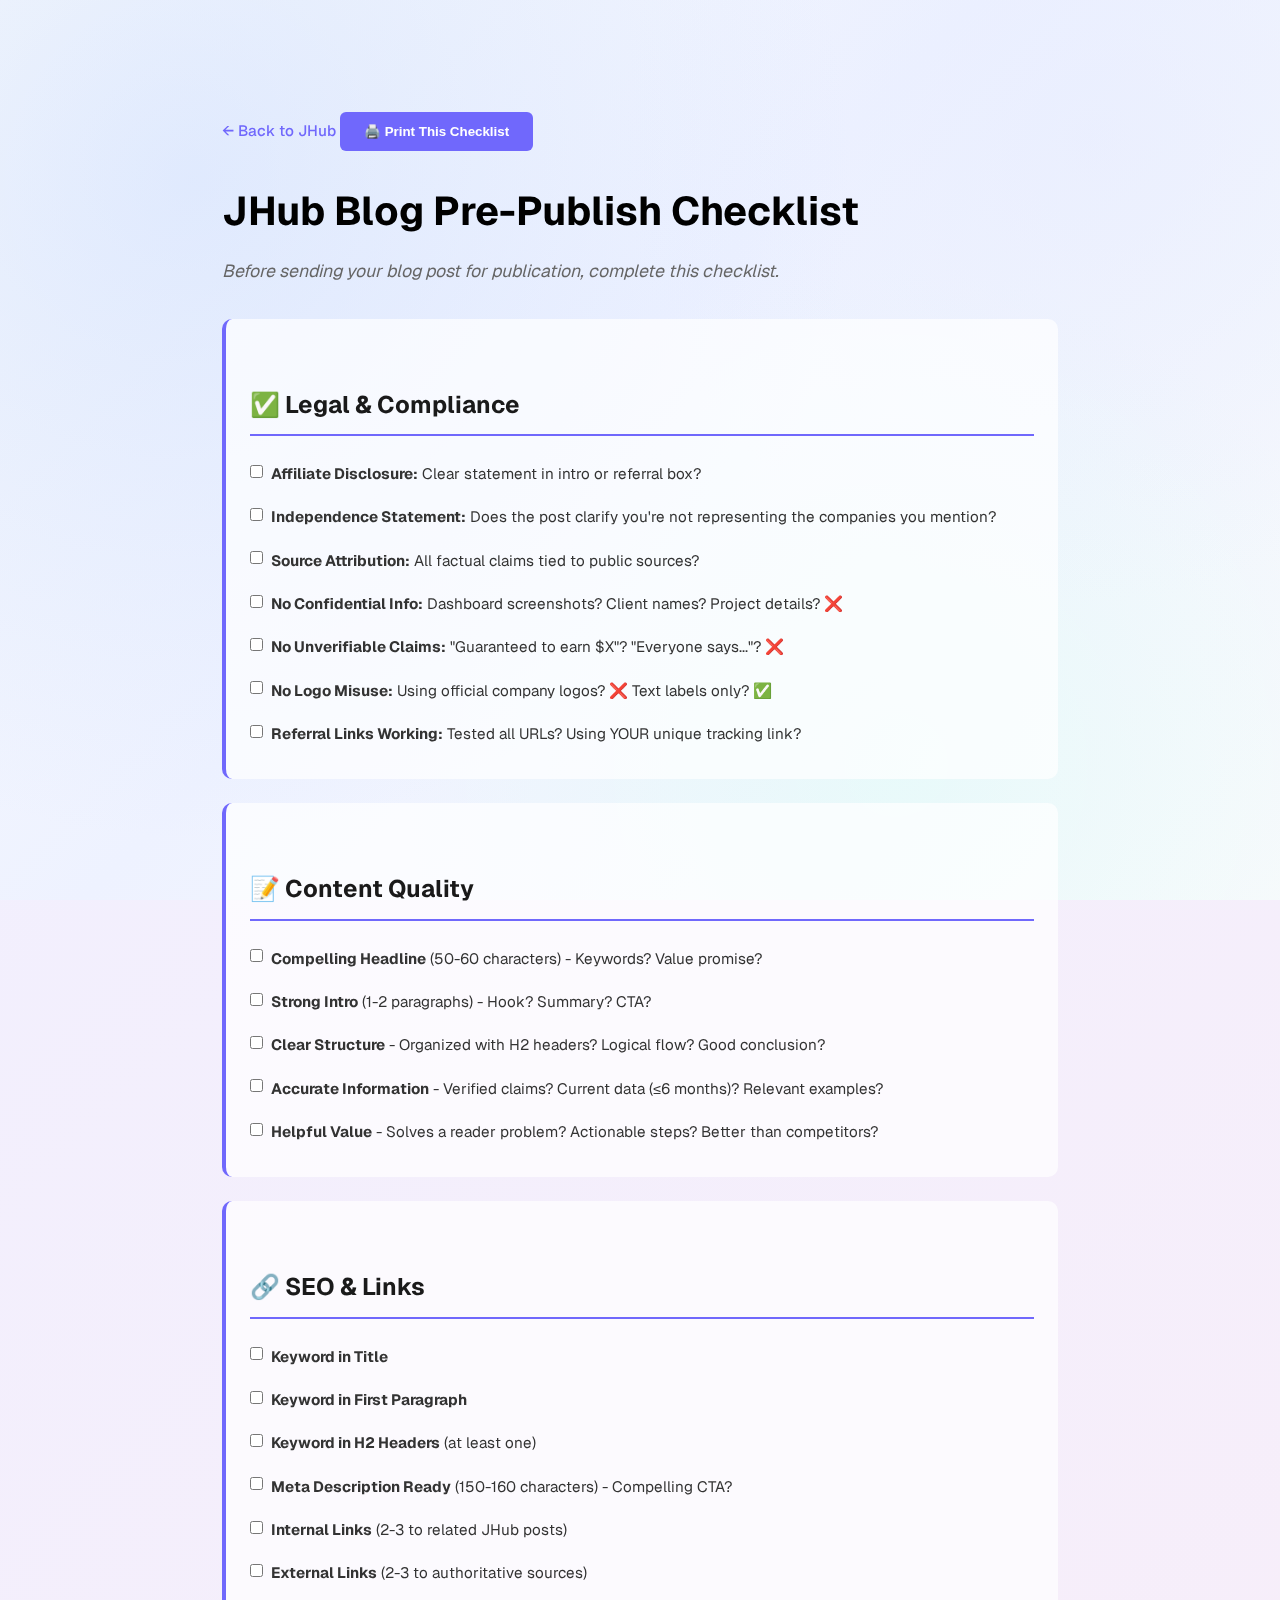
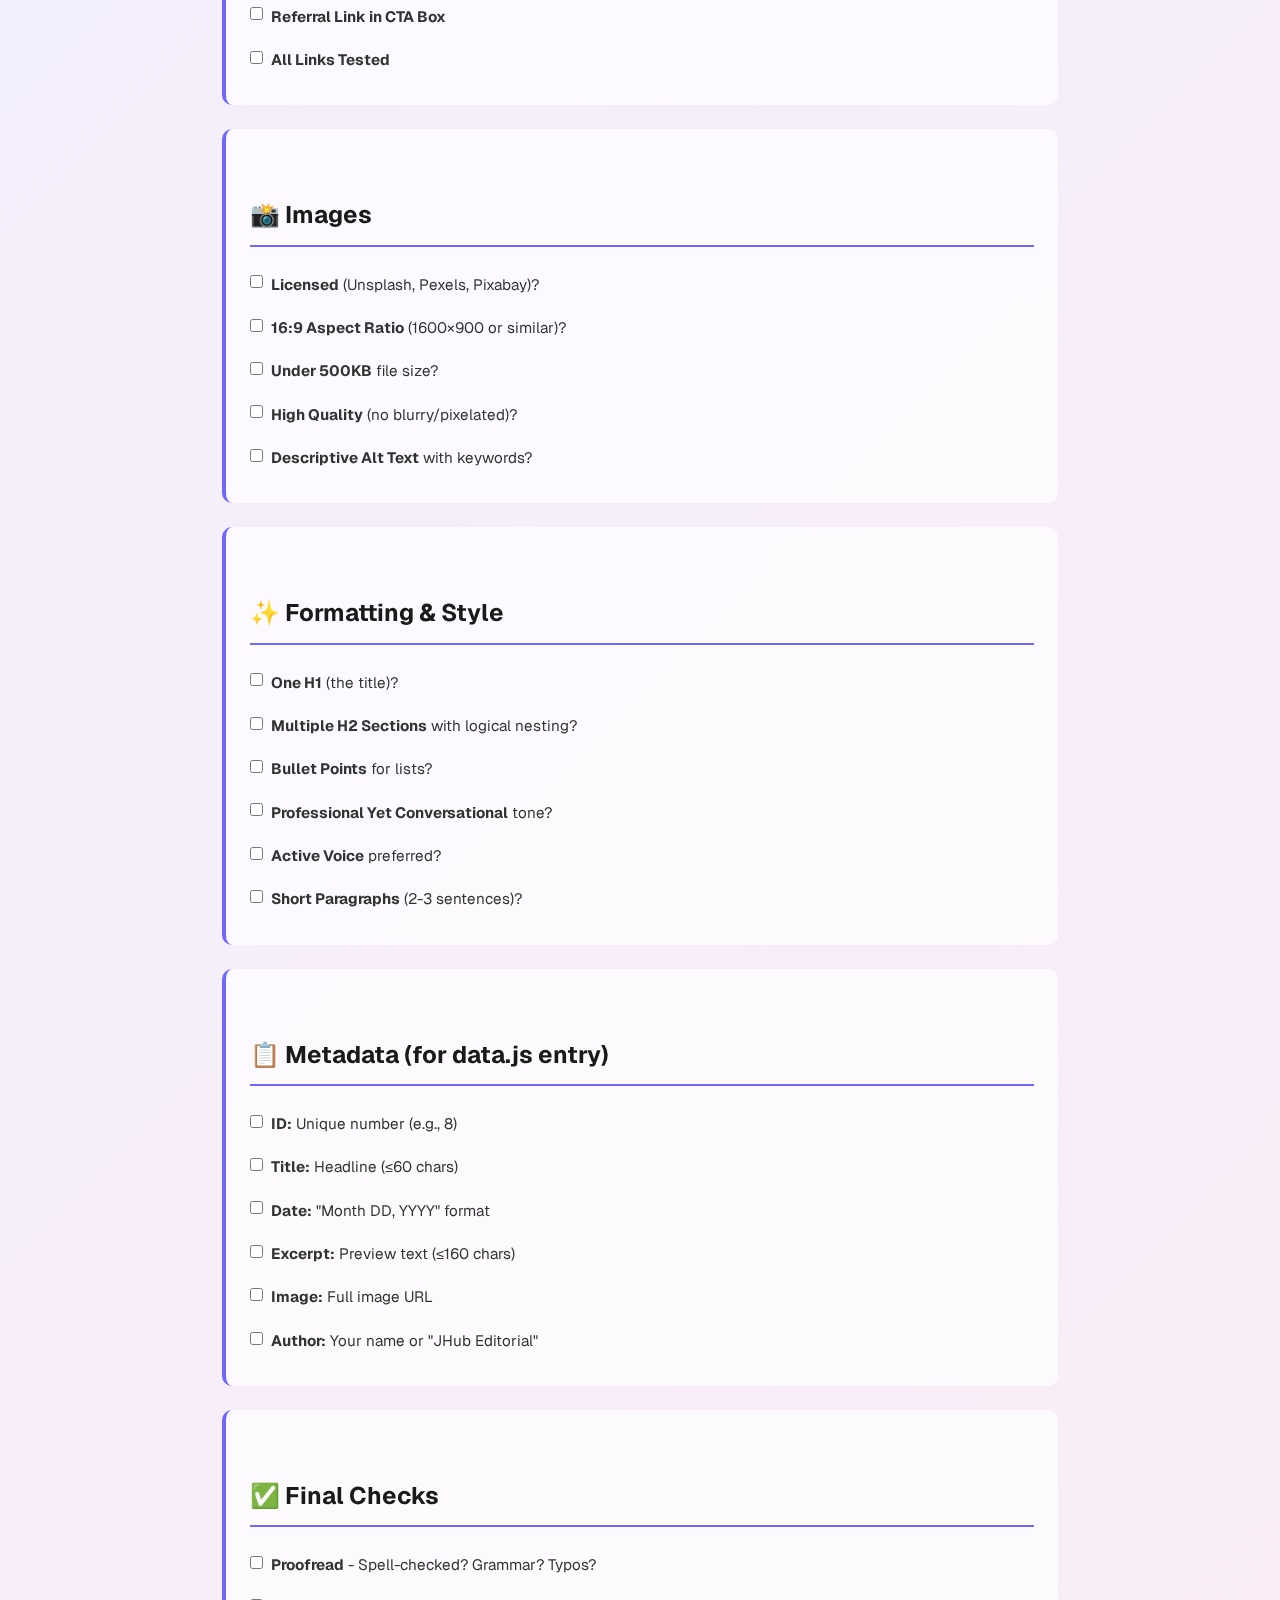
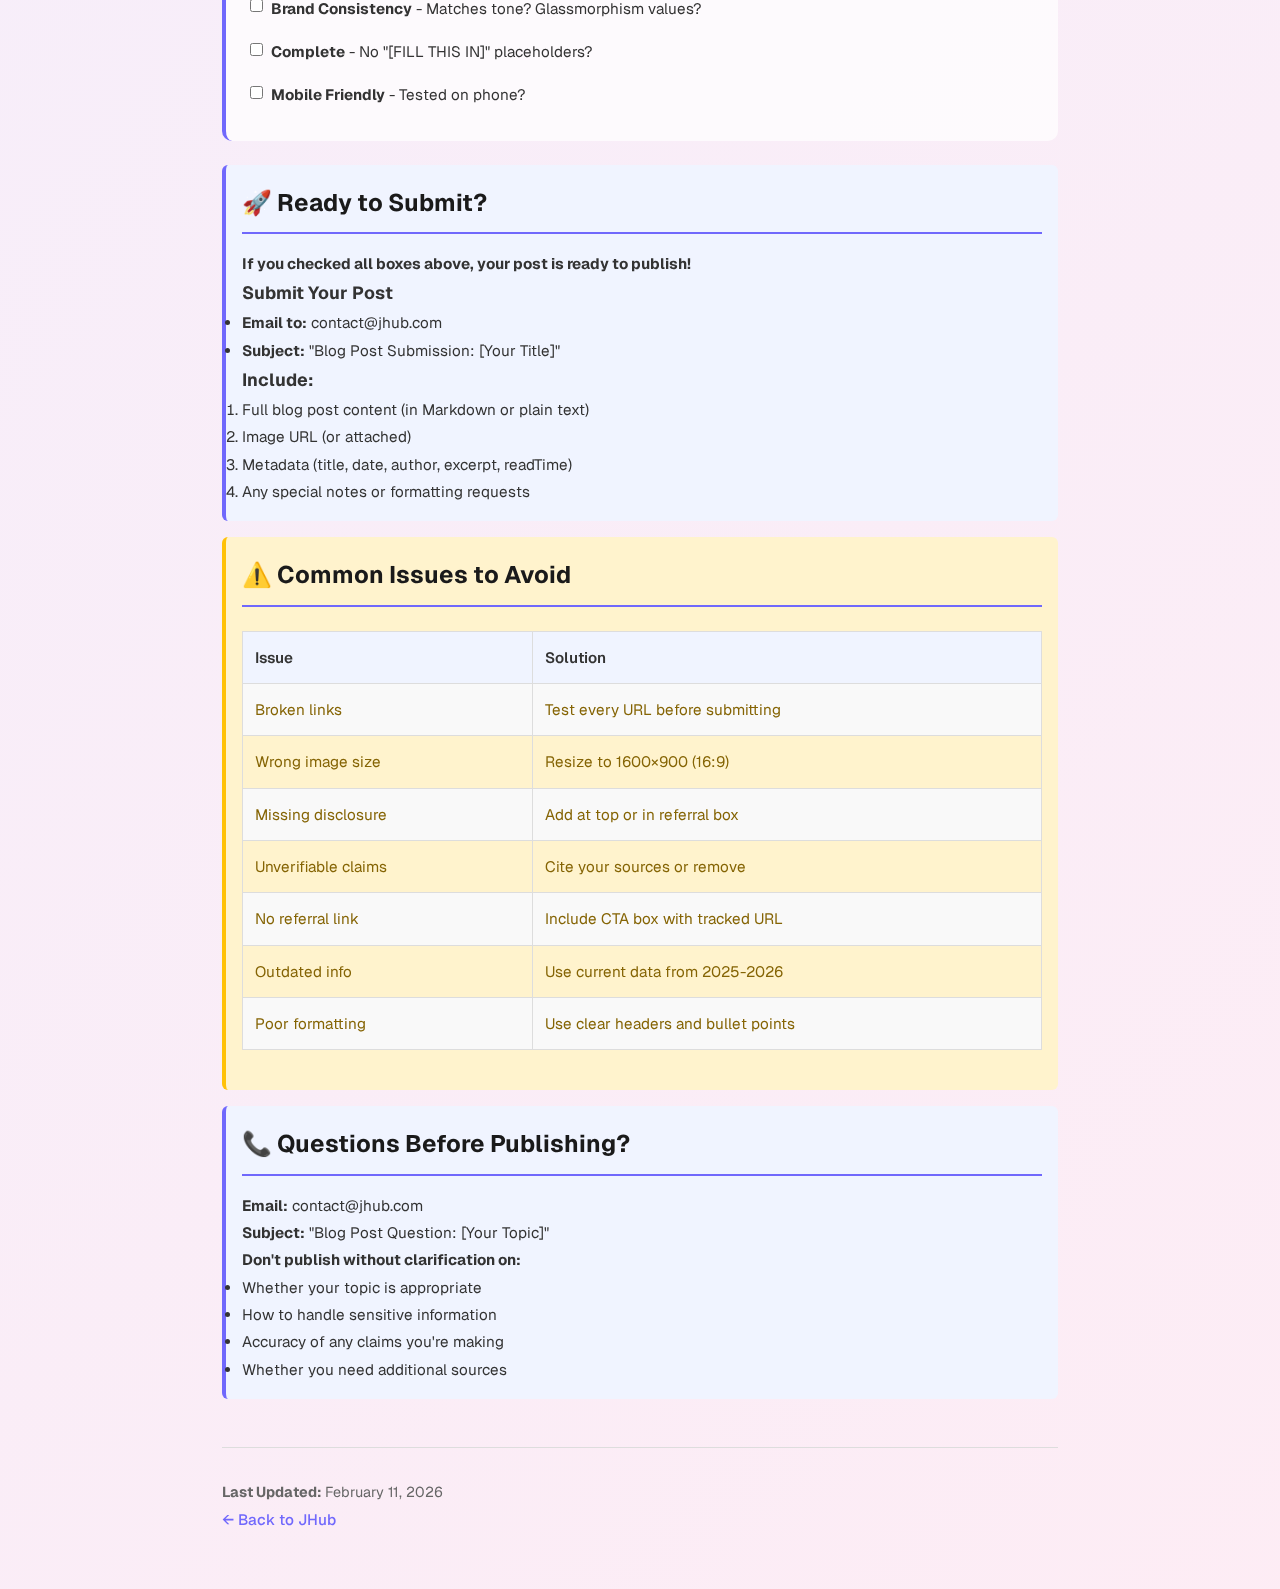
<file: pre-publish-checklist.html>
<!DOCTYPE html>
<html lang="en">
<head>
    <meta charset="UTF-8">
    <meta name="viewport" content="width=device-width, initial-scale=1.0">
    <title>Pre-Publish Checklist - JHub</title>
    <link rel="stylesheet" href="styles/main.css">
    <style>
        .checklist-container {
            max-width: 900px;
            margin: 0 auto;
            padding: 2rem;
            font-size: 0.95rem;
            line-height: 1.8;
            color: #333;
        }
        .checklist-container h1 {
            font-size: 2.5rem;
            margin-bottom: 0.5rem;
            color: #000;
        }
        .checklist-container .subtitle {
            font-size: 1.1rem;
            color: #666;
            margin-bottom: 2rem;
            font-style: italic;
        }
        .checklist-container h2 {
            font-size: 1.5rem;
            margin-top: 2.5rem;
            margin-bottom: 1rem;
            color: #1a1a1a;
            border-bottom: 2px solid #7068FC;
            padding-bottom: 0.5rem;
        }
        .checklist-section {
            background: rgba(255, 255, 255, 0.7);
            padding: 1.5rem;
            border-radius: 10px;
            border-left: 4px solid #7068FC;
            margin-bottom: 1.5rem;
        }
        .checkbox-list {
            list-style: none;
            padding: 0;
        }
        .checkbox-list li {
            padding: 0.5rem 0;
            display: flex;
            align-items: flex-start;
        }
        .checkbox-list li input[type="checkbox"] {
            margin-right: 0.5rem;
            margin-top: 0.3rem;
            cursor: pointer;
        }
        .checker-label {
            cursor: pointer;
            flex: 1;
            user-select: none;
        }
        .highlight-box {
            background: #f0f4ff;
            border-left: 4px solid #7068FC;
            padding: 1rem;
            margin: 1rem 0;
            border-radius: 6px;
        }
        .warning-box {
            background: #fff3cd;
            border-left: 4px solid #ffc107;
            padding: 1rem;
            margin: 1rem 0;
            border-radius: 6px;
            color: #856404;
        }
        table {
            width: 100%;
            border-collapse: collapse;
            margin: 1.5rem 0;
        }
        table th, table td {
            border: 1px solid #ddd;
            padding: 0.75rem;
            text-align: left;
        }
        table th {
            background: #f0f4ff;
            font-weight: 600;
            color: #333;
        }
        table tr:nth-child(even) {
            background: #f9f9f9;
        }
        .back-link {
            display: inline-block;
            margin-bottom: 1.5rem;
            color: #7068FC;
            text-decoration: none;
            font-weight: 500;
        }
        .back-link:hover {
            text-decoration: underline;
        }
        .last-updated {
            color: #666;
            font-size: 0.9rem;
            margin-top: 3rem;
            padding-top: 2rem;
            border-top: 1px solid #ddd;
        }
        .btn-print {
            display: inline-block;
            background: #7068FC;
            color: white;
            padding: 0.75rem 1.5rem;
            border-radius: 6px;
            text-decoration: none;
            font-weight: 600;
            margin-bottom: 1.5rem;
            cursor: pointer;
            border: none;
        }
        .btn-print:hover {
            background: #5956d9;
        }

        html[data-theme="dark"] body {
            color: #e2e8f0;
            background: linear-gradient(135deg, rgba(15, 23, 42, 0.95), rgba(30, 41, 59, 0.9));
        }

        html[data-theme="dark"] .checklist-container {
            color: #e2e8f0;
        }

        html[data-theme="dark"] .checklist-container h1 {
            color: #f8fafc;
        }

        html[data-theme="dark"] .checklist-container .subtitle {
            color: rgba(226, 232, 240, 0.75);
        }

        html[data-theme="dark"] .checklist-container h2 {
            color: #f8fafc;
            border-bottom-color: rgba(96, 165, 250, 0.6);
        }

        html[data-theme="dark"] .checklist-section {
            background: rgba(15, 23, 42, 0.7);
            border-left-color: rgba(96, 165, 250, 0.6);
        }

        html[data-theme="dark"] .highlight-box {
            background: rgba(30, 41, 59, 0.7);
            border-left-color: rgba(96, 165, 250, 0.6);
        }

        html[data-theme="dark"] .warning-box {
            background: rgba(251, 191, 36, 0.12);
            border-left-color: #fbbf24;
            color: #f8fafc;
        }

        html[data-theme="dark"] table th,
        html[data-theme="dark"] table td {
            border-color: rgba(148, 163, 184, 0.3);
        }

        html[data-theme="dark"] table th {
            background: rgba(30, 41, 59, 0.7);
            color: #e2e8f0;
        }

        html[data-theme="dark"] table tr:nth-child(even) {
            background: rgba(30, 41, 59, 0.4);
        }

        html[data-theme="dark"] .back-link {
            color: #93c5fd;
        }

        html[data-theme="dark"] .back-link:hover {
            color: #bfdbfe;
        }

        html[data-theme="dark"] .last-updated {
            color: rgba(226, 232, 240, 0.7);
            border-top-color: rgba(148, 163, 184, 0.3);
        }

        html[data-theme="dark"] .btn-print {
            background: #60a5fa;
            color: #0f172a;
        }
        @media print {
            .back-link, .btn-print, body::before {
                display: none;
            }
        }
    </style>
    <script>
        (function () {
            const storedTheme = localStorage.getItem('jhub-theme');
            const prefersDark = window.matchMedia && window.matchMedia('(prefers-color-scheme: dark)').matches;
            const theme = storedTheme === 'dark' || storedTheme === 'light'
                ? storedTheme
                : (prefersDark ? 'dark' : 'light');
            document.documentElement.setAttribute('data-theme', theme);
        })();
    </script>
</head>
<body style="background: linear-gradient(135deg, rgba(112, 104, 252, 0.1), rgba(236, 72, 153, 0.1));">
    <div class="checklist-container">
        <a href="index.html" class="back-link">← Back to JHub</a>
        <button class="btn-print" onclick="window.print()">🖨️ Print This Checklist</button>
        
        <h1>JHub Blog Pre-Publish Checklist</h1>
        <p class="subtitle">Before sending your blog post for publication, complete this checklist.</p>

        <div class="checklist-section">
            <h2>✅ Legal & Compliance</h2>
            <ul class="checkbox-list">
                <li>
                    <input type="checkbox" id="check1">
                    <label for="check1" class="checker-label"><strong>Affiliate Disclosure:</strong> Clear statement in intro or referral box?</label>
                </li>
                <li>
                    <input type="checkbox" id="check2">
                    <label for="check2" class="checker-label"><strong>Independence Statement:</strong> Does the post clarify you're not representing the companies you mention?</label>
                </li>
                <li>
                    <input type="checkbox" id="check3">
                    <label for="check3" class="checker-label"><strong>Source Attribution:</strong> All factual claims tied to public sources?</label>
                </li>
                <li>
                    <input type="checkbox" id="check4">
                    <label for="check4" class="checker-label"><strong>No Confidential Info:</strong> Dashboard screenshots? Client names? Project details? ❌</label>
                </li>
                <li>
                    <input type="checkbox" id="check5">
                    <label for="check5" class="checker-label"><strong>No Unverifiable Claims:</strong> "Guaranteed to earn $X"? "Everyone says..."? ❌</label>
                </li>
                <li>
                    <input type="checkbox" id="check6">
                    <label for="check6" class="checker-label"><strong>No Logo Misuse:</strong> Using official company logos? ❌ Text labels only? ✅</label>
                </li>
                <li>
                    <input type="checkbox" id="check7">
                    <label for="check7" class="checker-label"><strong>Referral Links Working:</strong> Tested all URLs? Using YOUR unique tracking link?</label>
                </li>
            </ul>
        </div>

        <div class="checklist-section">
            <h2>📝 Content Quality</h2>
            <ul class="checkbox-list">
                <li>
                    <input type="checkbox" id="check8">
                    <label for="check8" class="checker-label"><strong>Compelling Headline</strong> (50-60 characters) - Keywords? Value promise?</label>
                </li>
                <li>
                    <input type="checkbox" id="check9">
                    <label for="check9" class="checker-label"><strong>Strong Intro</strong> (1-2 paragraphs) - Hook? Summary? CTA?</label>
                </li>
                <li>
                    <input type="checkbox" id="check10">
                    <label for="check10" class="checker-label"><strong>Clear Structure</strong> - Organized with H2 headers? Logical flow? Good conclusion?</label>
                </li>
                <li>
                    <input type="checkbox" id="check11">
                    <label for="check11" class="checker-label"><strong>Accurate Information</strong> - Verified claims? Current data (≤6 months)? Relevant examples?</label>
                </li>
                <li>
                    <input type="checkbox" id="check12">
                    <label for="check12" class="checker-label"><strong>Helpful Value</strong> - Solves a reader problem? Actionable steps? Better than competitors?</label>
                </li>
            </ul>
        </div>

        <div class="checklist-section">
            <h2>🔗 SEO & Links</h2>
            <ul class="checkbox-list">
                <li>
                    <input type="checkbox" id="check13">
                    <label for="check13" class="checker-label"><strong>Keyword in Title</strong></label>
                </li>
                <li>
                    <input type="checkbox" id="check14">
                    <label for="check14" class="checker-label"><strong>Keyword in First Paragraph</strong></label>
                </li>
                <li>
                    <input type="checkbox" id="check15">
                    <label for="check15" class="checker-label"><strong>Keyword in H2 Headers</strong> (at least one)</label>
                </li>
                <li>
                    <input type="checkbox" id="check16">
                    <label for="check16" class="checker-label"><strong>Meta Description Ready</strong> (150-160 characters) - Compelling CTA?</label>
                </li>
                <li>
                    <input type="checkbox" id="check17">
                    <label for="check17" class="checker-label"><strong>Internal Links</strong> (2-3 to related JHub posts)</label>
                </li>
                <li>
                    <input type="checkbox" id="check18">
                    <label for="check18" class="checker-label"><strong>External Links</strong> (2-3 to authoritative sources)</label>
                </li>
                <li>
                    <input type="checkbox" id="check19">
                    <label for="check19" class="checker-label"><strong>Referral Link in CTA Box</strong></label>
                </li>
                <li>
                    <input type="checkbox" id="check20">
                    <label for="check20" class="checker-label"><strong>All Links Tested</strong></label>
                </li>
            </ul>
        </div>

        <div class="checklist-section">
            <h2>📸 Images</h2>
            <ul class="checkbox-list">
                <li>
                    <input type="checkbox" id="check21">
                    <label for="check21" class="checker-label"><strong>Licensed</strong> (Unsplash, Pexels, Pixabay)?</label>
                </li>
                <li>
                    <input type="checkbox" id="check22">
                    <label for="check22" class="checker-label"><strong>16:9 Aspect Ratio</strong> (1600×900 or similar)?</label>
                </li>
                <li>
                    <input type="checkbox" id="check23">
                    <label for="check23" class="checker-label"><strong>Under 500KB</strong> file size?</label>
                </li>
                <li>
                    <input type="checkbox" id="check24">
                    <label for="check24" class="checker-label"><strong>High Quality</strong> (no blurry/pixelated)?</label>
                </li>
                <li>
                    <input type="checkbox" id="check25">
                    <label for="check25" class="checker-label"><strong>Descriptive Alt Text</strong> with keywords?</label>
                </li>
            </ul>
        </div>

        <div class="checklist-section">
            <h2>✨ Formatting & Style</h2>
            <ul class="checkbox-list">
                <li>
                    <input type="checkbox" id="check26">
                    <label for="check26" class="checker-label"><strong>One H1</strong> (the title)?</label>
                </li>
                <li>
                    <input type="checkbox" id="check27">
                    <label for="check27" class="checker-label"><strong>Multiple H2 Sections</strong> with logical nesting?</label>
                </li>
                <li>
                    <input type="checkbox" id="check28">
                    <label for="check28" class="checker-label"><strong>Bullet Points</strong> for lists?</label>
                </li>
                <li>
                    <input type="checkbox" id="check29">
                    <label for="check29" class="checker-label"><strong>Professional Yet Conversational</strong> tone?</label>
                </li>
                <li>
                    <input type="checkbox" id="check30">
                    <label for="check30" class="checker-label"><strong>Active Voice</strong> preferred?</label>
                </li>
                <li>
                    <input type="checkbox" id="check31">
                    <label for="check31" class="checker-label"><strong>Short Paragraphs</strong> (2-3 sentences)?</label>
                </li>
            </ul>
        </div>

        <div class="checklist-section">
            <h2>📋 Metadata (for data.js entry)</h2>
            <ul class="checkbox-list">
                <li>
                    <input type="checkbox" id="check32">
                    <label for="check32" class="checker-label"><strong>ID:</strong> Unique number (e.g., 8)</label>
                </li>
                <li>
                    <input type="checkbox" id="check33">
                    <label for="check33" class="checker-label"><strong>Title:</strong> Headline (≤60 chars)</label>
                </li>
                <li>
                    <input type="checkbox" id="check34">
                    <label for="check34" class="checker-label"><strong>Date:</strong> "Month DD, YYYY" format</label>
                </li>
                <li>
                    <input type="checkbox" id="check35">
                    <label for="check35" class="checker-label"><strong>Excerpt:</strong> Preview text (≤160 chars)</label>
                </li>
                <li>
                    <input type="checkbox" id="check36">
                    <label for="check36" class="checker-label"><strong>Image:</strong> Full image URL</label>
                </li>
                <li>
                    <input type="checkbox" id="check37">
                    <label for="check37" class="checker-label"><strong>Author:</strong> Your name or "JHub Editorial"</label>
                </li>
            </ul>
        </div>

        <div class="checklist-section">
            <h2>✅ Final Checks</h2>
            <ul class="checkbox-list">
                <li>
                    <input type="checkbox" id="check38">
                    <label for="check38" class="checker-label"><strong>Proofread</strong> - Spell-checked? Grammar? Typos?</label>
                </li>
                <li>
                    <input type="checkbox" id="check39">
                    <label for="check39" class="checker-label"><strong>Brand Consistency</strong> - Matches tone? Glassmorphism values?</label>
                </li>
                <li>
                    <input type="checkbox" id="check40">
                    <label for="check40" class="checker-label"><strong>Complete</strong> - No "[FILL THIS IN]" placeholders?</label>
                </li>
                <li>
                    <input type="checkbox" id="check41">
                    <label for="check41" class="checker-label"><strong>Mobile Friendly</strong> - Tested on phone?</label>
                </li>
            </ul>
        </div>

        <div class="highlight-box">
            <h2 style="margin-top: 0;">🚀 Ready to Submit?</h2>
            <p><strong>If you checked all boxes above, your post is ready to publish!</strong></p>
            <h3>Submit Your Post</h3>
            <ul>
                <li><strong>Email to:</strong> contact@jhub.com</li>
                <li><strong>Subject:</strong> "Blog Post Submission: [Your Title]"</li>
            </ul>
            <h3>Include:</h3>
            <ol>
                <li>Full blog post content (in Markdown or plain text)</li>
                <li>Image URL (or attached)</li>
                <li>Metadata (title, date, author, excerpt, readTime)</li>
                <li>Any special notes or formatting requests</li>
            </ol>
        </div>

        <div class="warning-box">
            <h2 style="margin-top: 0;">⚠️ Common Issues to Avoid</h2>
            <table>
                <tr>
                    <th>Issue</th>
                    <th>Solution</th>
                </tr>
                <tr>
                    <td>Broken links</td>
                    <td>Test every URL before submitting</td>
                </tr>
                <tr>
                    <td>Wrong image size</td>
                    <td>Resize to 1600×900 (16:9)</td>
                </tr>
                <tr>
                    <td>Missing disclosure</td>
                    <td>Add at top or in referral box</td>
                </tr>
                <tr>
                    <td>Unverifiable claims</td>
                    <td>Cite your sources or remove</td>
                </tr>
                <tr>
                    <td>No referral link</td>
                    <td>Include CTA box with tracked URL</td>
                </tr>
                <tr>
                    <td>Outdated info</td>
                    <td>Use current data from 2025-2026</td>
                </tr>
                <tr>
                    <td>Poor formatting</td>
                    <td>Use clear headers and bullet points</td>
                </tr>
            </table>
        </div>

        <div class="highlight-box">
            <h2 style="margin-top: 0;">📞 Questions Before Publishing?</h2>
            <p><strong>Email:</strong> contact@jhub.com<br>
            <strong>Subject:</strong> "Blog Post Question: [Your Topic]"</p>
            <p><strong>Don't publish without clarification on:</strong></p>
            <ul>
                <li>Whether your topic is appropriate</li>
                <li>How to handle sensitive information</li>
                <li>Accuracy of any claims you're making</li>
                <li>Whether you need additional sources</li>
            </ul>
        </div>

        <p class="last-updated"><strong>Last Updated:</strong> February 11, 2026</p>
        
        <a href="index.html" class="back-link">← Back to JHub</a>
    </div>
</body>
</html>
</file>
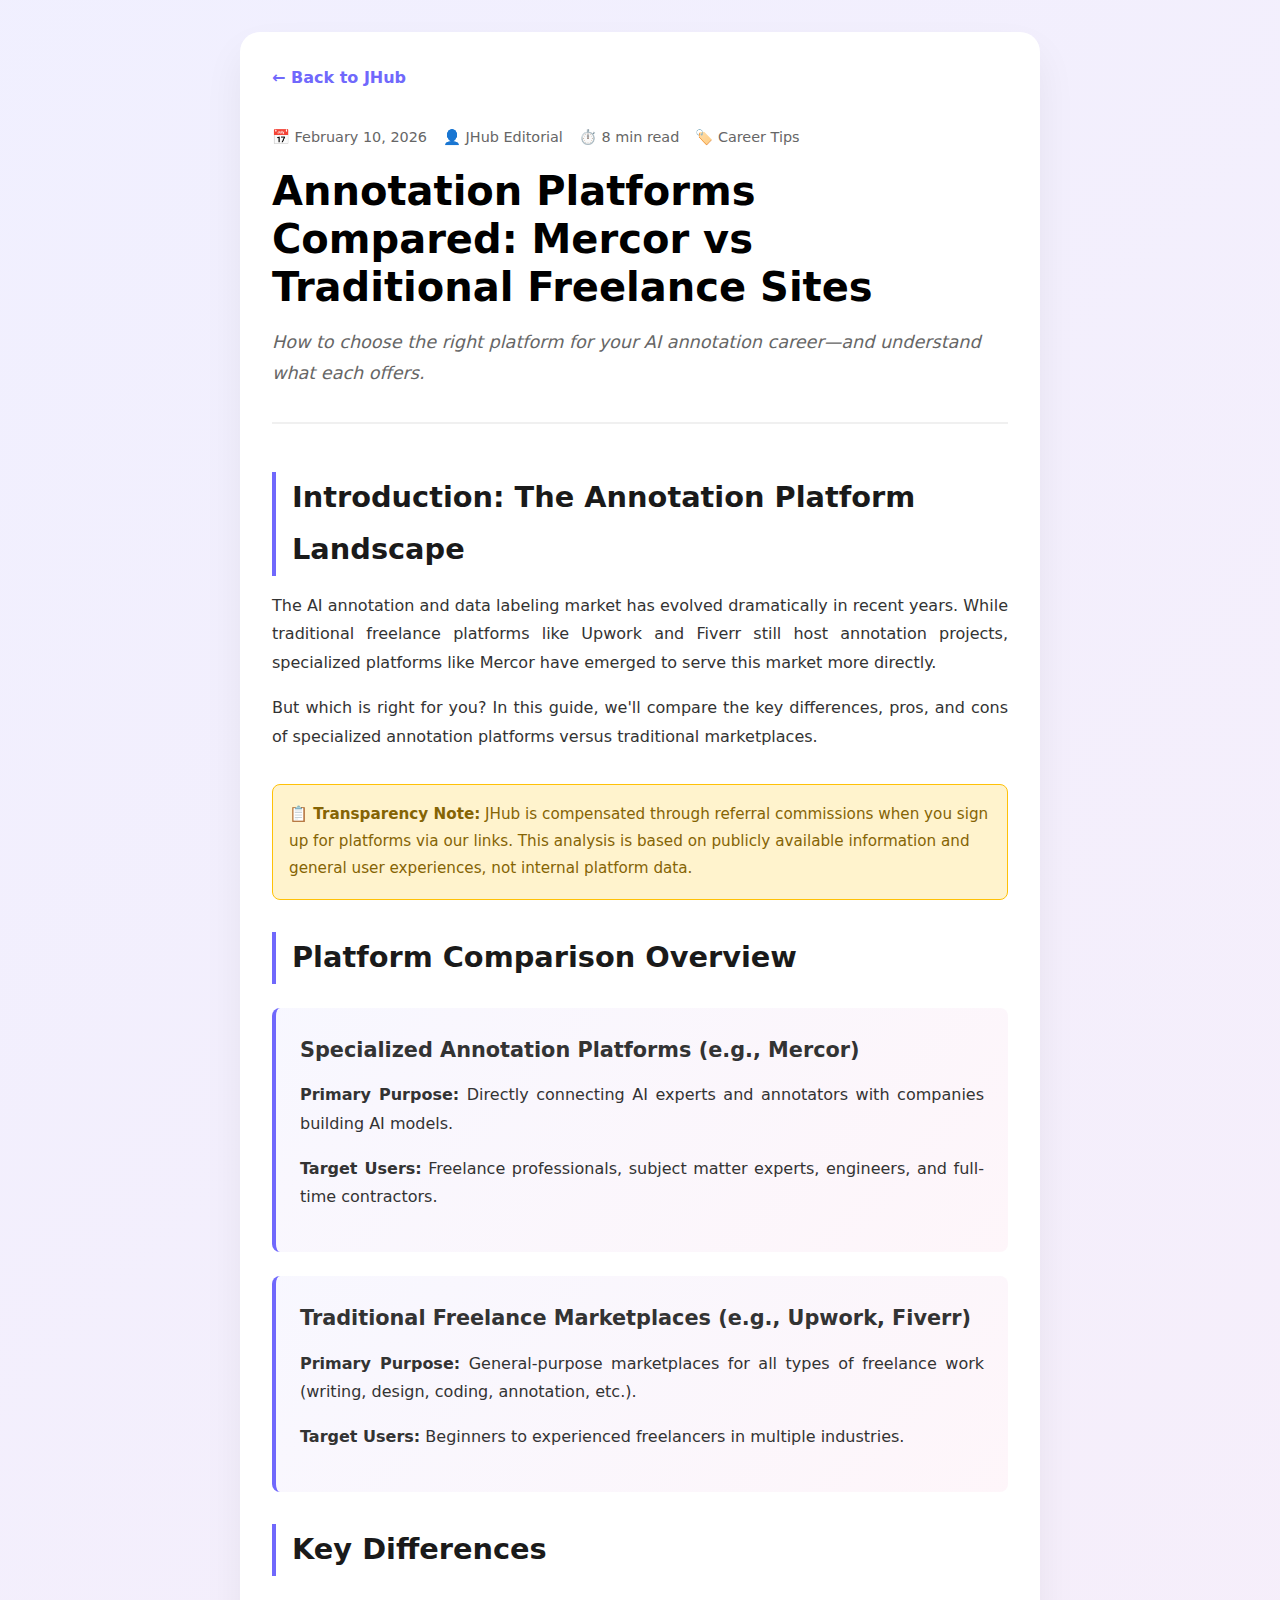
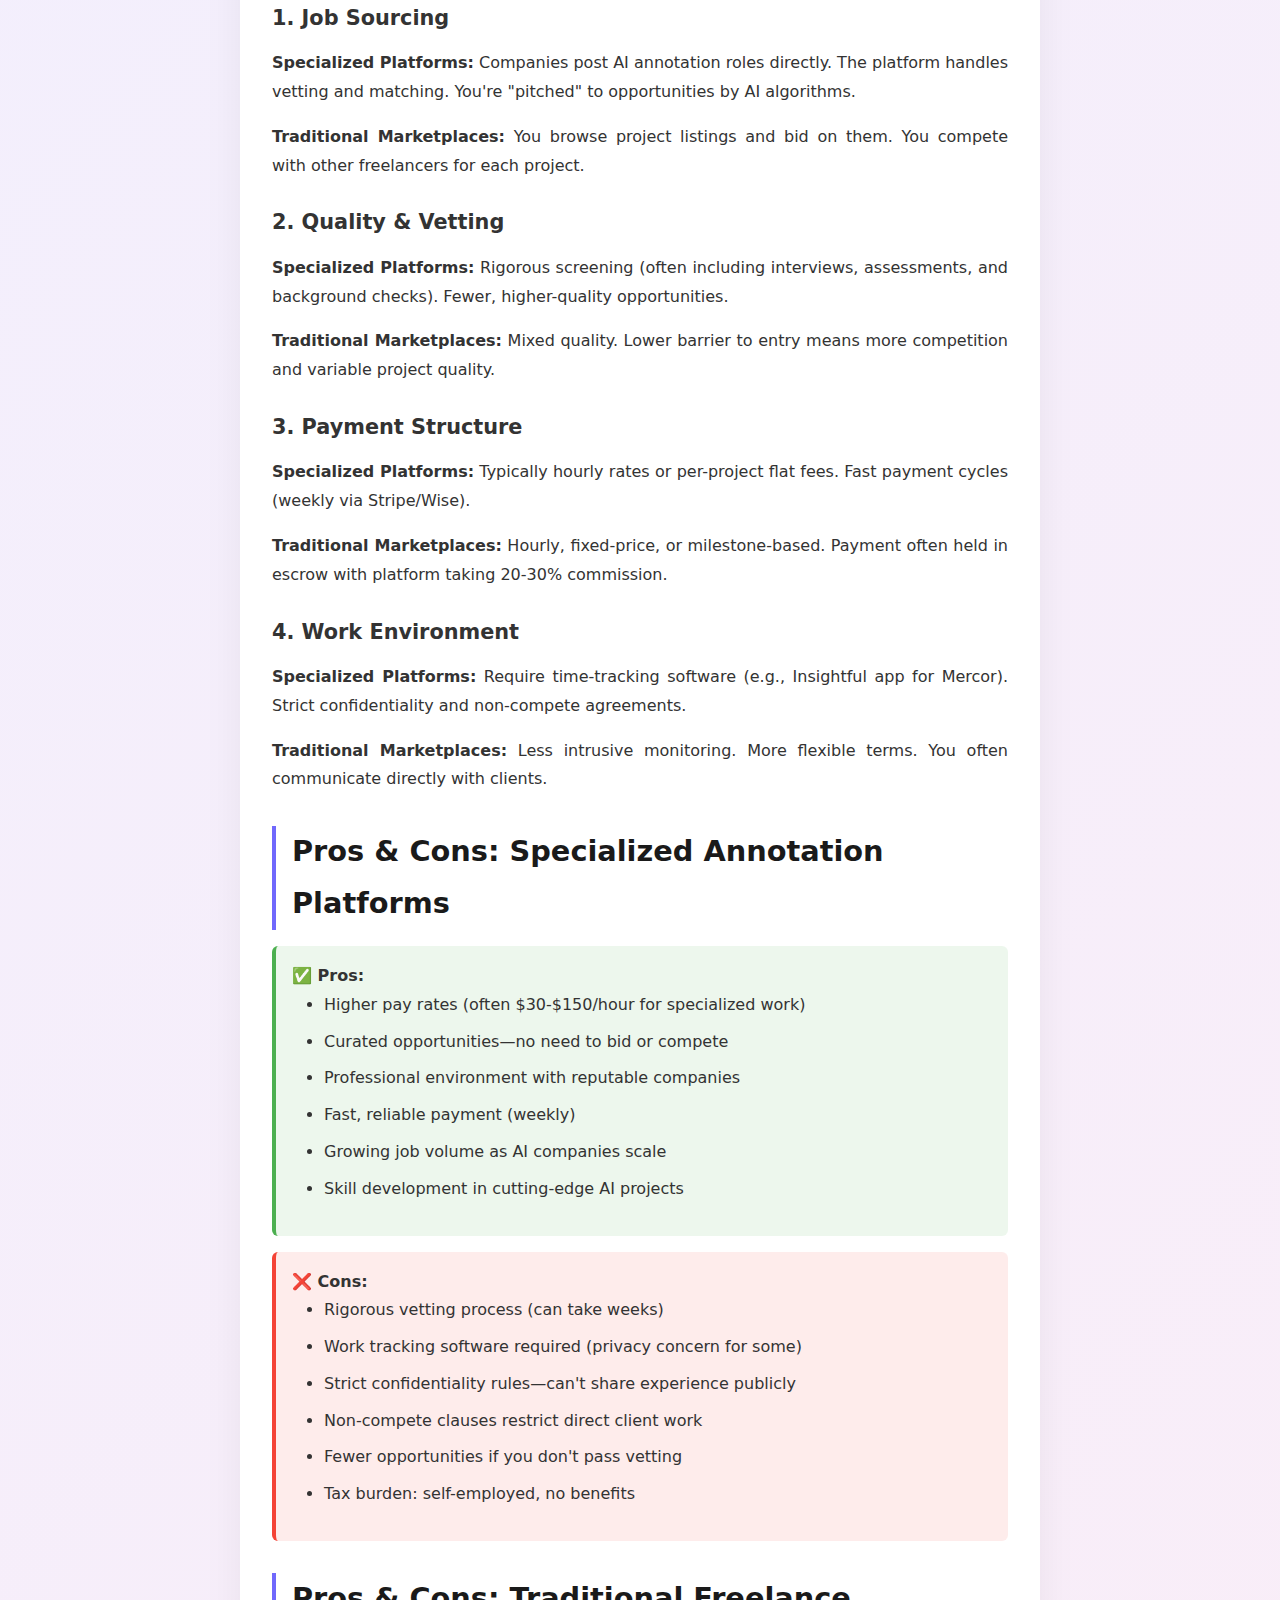
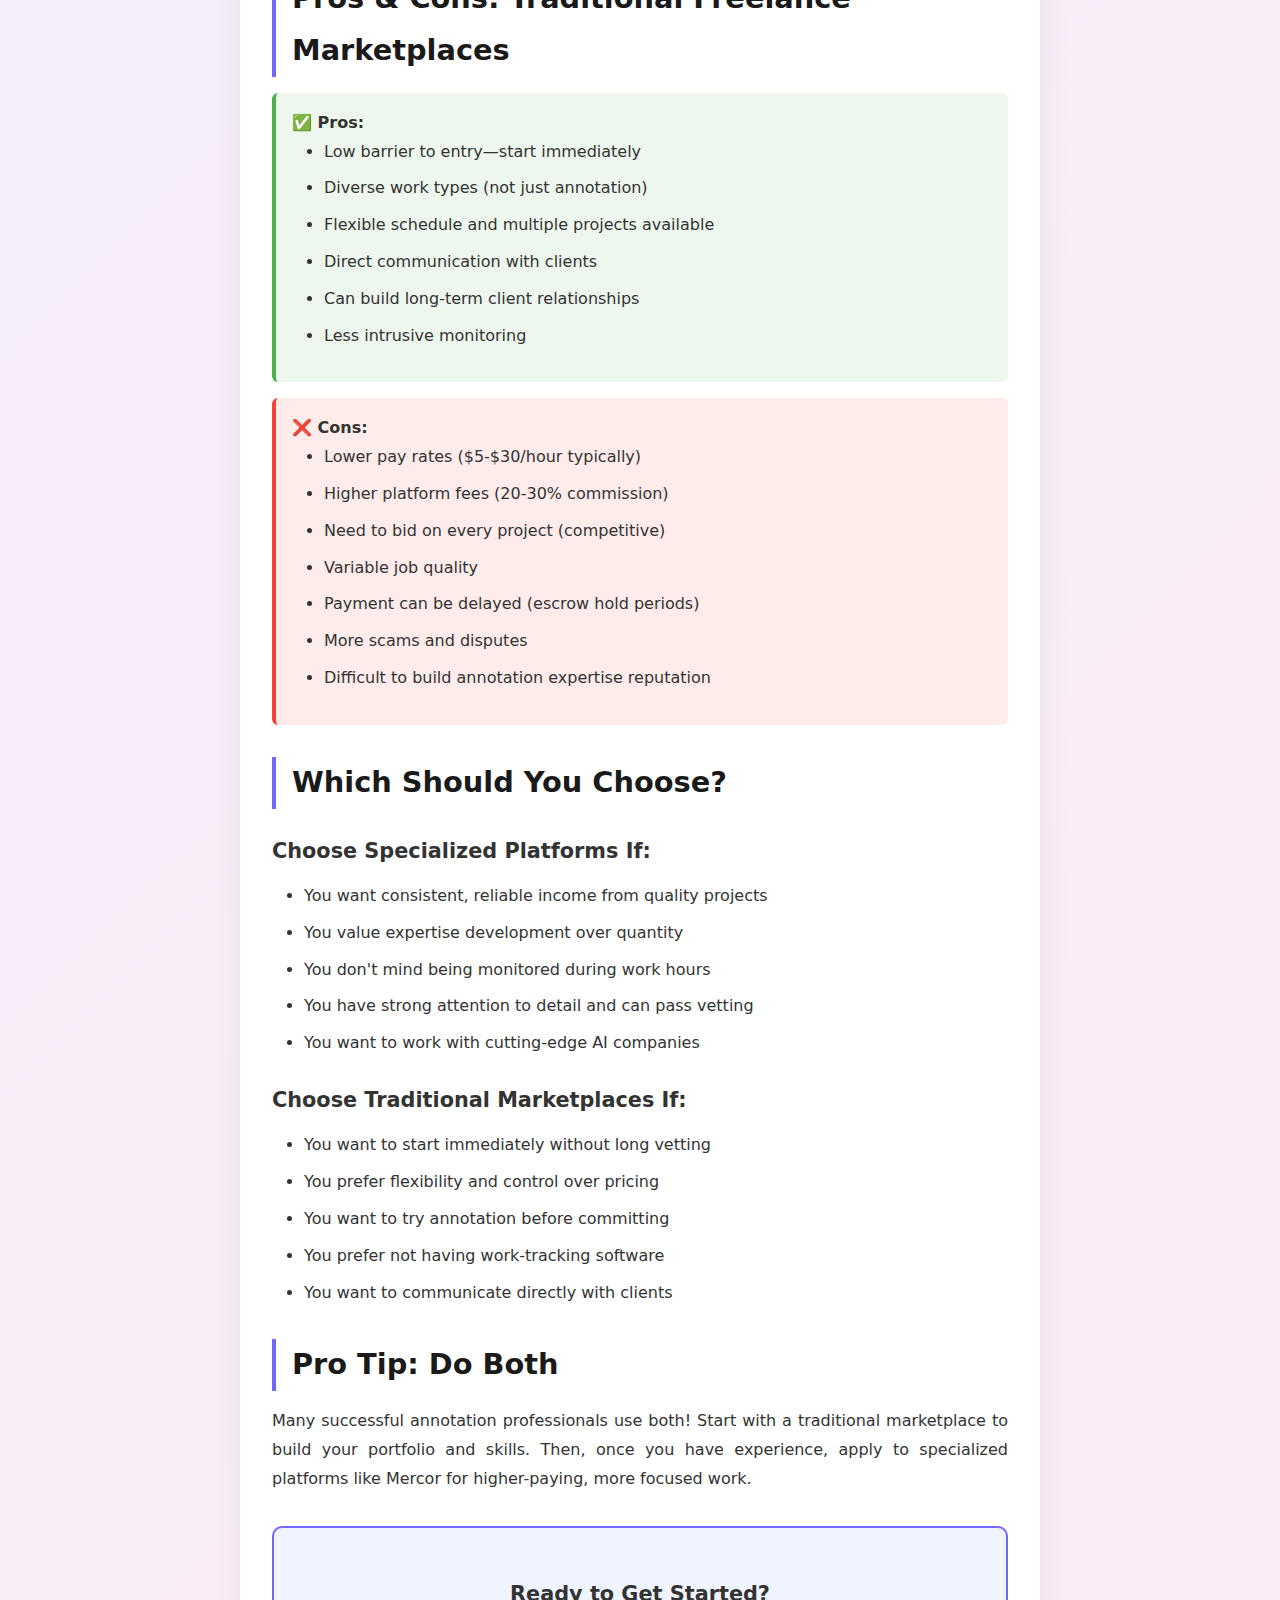
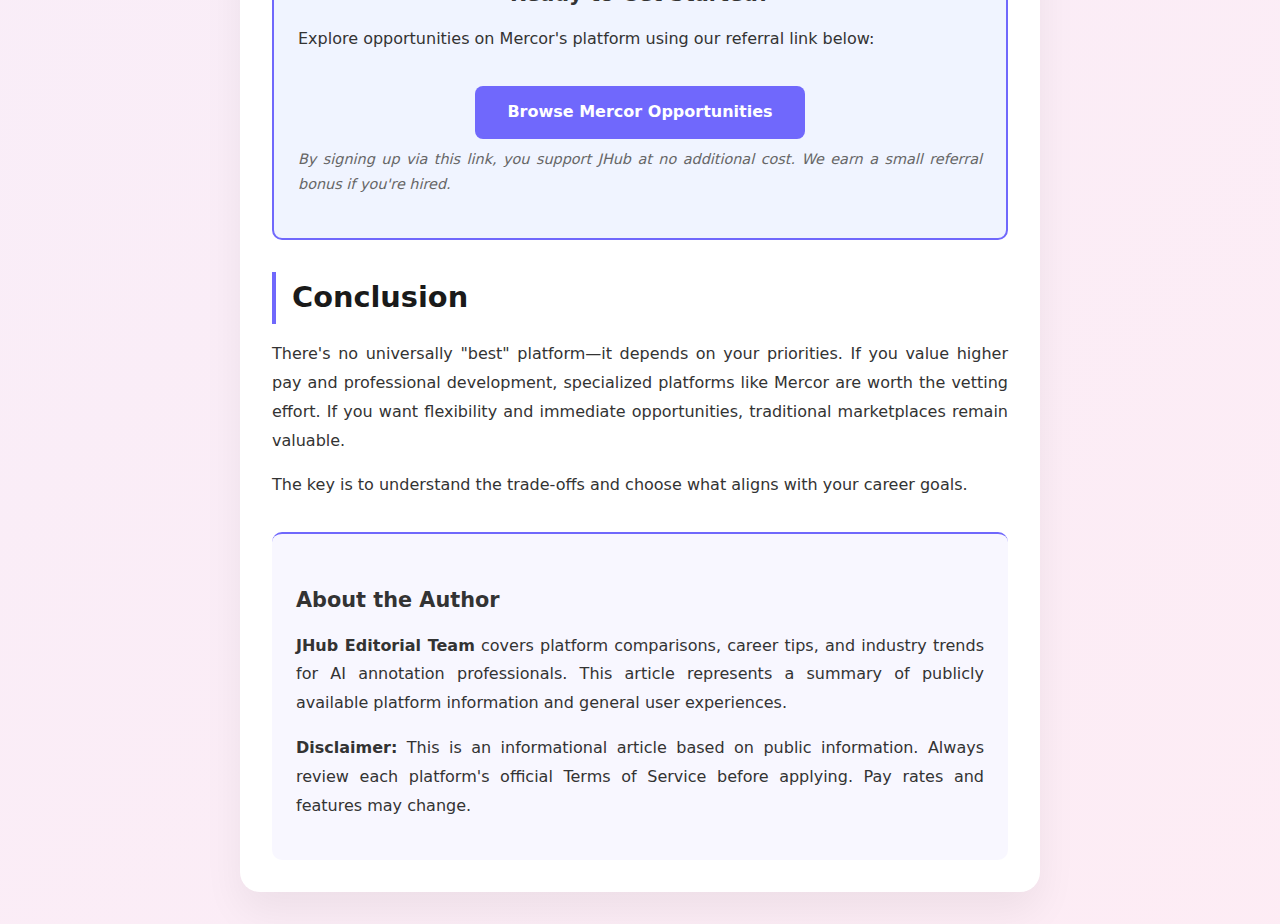
<file: sample-blog-post.html>
<!DOCTYPE html>
<html lang="en">
<head>
    <meta charset="UTF-8">
    <meta name="viewport" content="width=device-width, initial-scale=1.0">
    <title>Sample Blog Post - JHub</title>
    <style>
        * {
            margin: 0;
            padding: 0;
            box-sizing: border-box;
        }

        body {
            font-family: 'Geist', system-ui, -apple-system, sans-serif;
            line-height: 1.8;
            color: #333;
            background: linear-gradient(135deg, rgba(112, 104, 252, 0.1), rgba(236, 72, 153, 0.1));
        }

        .article-container {
            max-width: 800px;
            margin: 0 auto;
            padding: 2rem;
            background: white;
            border-radius: 20px;
            box-shadow: 0 20px 40px rgba(0, 0, 0, 0.06);
            margin-top: 2rem;
            margin-bottom: 2rem;
        }

        .article-header {
            margin-bottom: 3rem;
            border-bottom: 2px solid #f0f0f0;
            padding-bottom: 2rem;
        }

        .article-meta {
            display: flex;
            gap: 1rem;
            margin-bottom: 1rem;
            font-size: 0.9rem;
            color: #666;
        }

        .article-meta span {
            display: flex;
            align-items: center;
            gap: 0.5rem;
        }

        .article-header h1 {
            font-size: 2.5rem;
            margin-bottom: 1rem;
            color: #000;
            line-height: 1.2;
        }

        .article-header p {
            font-size: 1.1rem;
            color: #666;
            font-style: italic;
        }

        .article-body {
            font-size: 1rem;
        }

        .article-body h2 {
            font-size: 1.8rem;
            margin-top: 2rem;
            margin-bottom: 1rem;
            color: #1a1a1a;
            border-left: 4px solid #7068FC;
            padding-left: 1rem;
        }

        .article-body h3 {
            font-size: 1.3rem;
            margin-top: 1.5rem;
            margin-bottom: 0.75rem;
            color: #333;
        }

        .article-body p {
            margin-bottom: 1rem;
            text-align: justify;
        }

        .article-body ul, .article-body ol {
            margin-left: 2rem;
            margin-bottom: 1rem;
        }

        .article-body li {
            margin-bottom: 0.5rem;
        }

        .platform-card {
            background: linear-gradient(135deg, rgba(112, 104, 252, 0.05), rgba(236, 72, 153, 0.05));
            border-left: 4px solid #7068FC;
            padding: 1.5rem;
            margin: 1.5rem 0;
            border-radius: 8px;
        }

        .platform-card h3 {
            margin-top: 0;
        }

        .pros {
            background: rgba(76, 175, 80, 0.1);
            padding: 1rem;
            margin: 1rem 0;
            border-radius: 6px;
            border-left: 4px solid #4CAF50;
        }

        .cons {
            background: rgba(244, 67, 54, 0.1);
            padding: 1rem;
            margin: 1rem 0;
            border-radius: 6px;
            border-left: 4px solid #f44336;
        }

        .referral-box {
            background: #f0f4ff;
            border: 2px solid #7068FC;
            padding: 1.5rem;
            border-radius: 10px;
            margin: 2rem 0;
            text-align: center;
        }

        .referral-box a {
            display: inline-block;
            background: #7068FC;
            color: white;
            padding: 0.75rem 2rem;
            border-radius: 8px;
            text-decoration: none;
            margin-top: 1rem;
            font-weight: 600;
            transition: background 0.3s;
        }

        .referral-box a:hover {
            background: #5956d9;
        }

        .disclaimer {
            background: #fff3cd;
            border: 1px solid #ffc107;
            padding: 1rem;
            border-radius: 8px;
            margin: 2rem 0;
            font-size: 0.95rem;
            color: #856404;
        }

        .back-link {
            display: inline-block;
            color: #7068FC;
            text-decoration: none;
            font-weight: 600;
            margin-bottom: 2rem;
        }

        .back-link:hover {
            text-decoration: underline;
        }

        .author-bio {
            background: rgba(112, 104, 252, 0.05);
            padding: 1.5rem;
            border-radius: 10px;
            margin-top: 2rem;
            border-top: 2px solid #7068FC;
        }
    </style>
</head>
<body>
    <div class="article-container">
        <a href="index.html" class="back-link">← Back to JHub</a>

        <div class="article-header">
            <div class="article-meta">
                <span>📅 February 10, 2026</span>
                <span>👤 JHub Editorial</span>
                <span>⏱️ 8 min read</span>
                <span>🏷️ Career Tips</span>
            </div>
            <h1>Annotation Platforms Compared: Mercor vs Traditional Freelance Sites</h1>
            <p>How to choose the right platform for your AI annotation career—and understand what each offers.</p>
        </div>

        <div class="article-body">
            <h2>Introduction: The Annotation Platform Landscape</h2>
            <p>The AI annotation and data labeling market has evolved dramatically in recent years. While traditional freelance platforms like Upwork and Fiverr still host annotation projects, specialized platforms like Mercor have emerged to serve this market more directly.</p>
            <p>But which is right for you? In this guide, we'll compare the key differences, pros, and cons of specialized annotation platforms versus traditional marketplaces.</p>

            <div class="disclaimer">
                <strong>📋 Transparency Note:</strong> JHub is compensated through referral commissions when you sign up for platforms via our links. This analysis is based on publicly available information and general user experiences, not internal platform data.
            </div>

            <h2>Platform Comparison Overview</h2>

            <div class="platform-card">
                <h3>Specialized Annotation Platforms (e.g., Mercor)</h3>
                <p><strong>Primary Purpose:</strong> Directly connecting AI experts and annotators with companies building AI models.</p>
                <p><strong>Target Users:</strong> Freelance professionals, subject matter experts, engineers, and full-time contractors.</p>
            </div>

            <div class="platform-card">
                <h3>Traditional Freelance Marketplaces (e.g., Upwork, Fiverr)</h3>
                <p><strong>Primary Purpose:</strong> General-purpose marketplaces for all types of freelance work (writing, design, coding, annotation, etc.).</p>
                <p><strong>Target Users:</strong> Beginners to experienced freelancers in multiple industries.</p>
            </div>

            <h2>Key Differences</h2>

            <h3>1. Job Sourcing</h3>
            <p><strong>Specialized Platforms:</strong> Companies post AI annotation roles directly. The platform handles vetting and matching. You're "pitched" to opportunities by AI algorithms.</p>
            <p><strong>Traditional Marketplaces:</strong> You browse project listings and bid on them. You compete with other freelancers for each project.</p>

            <h3>2. Quality & Vetting</h3>
            <p><strong>Specialized Platforms:</strong> Rigorous screening (often including interviews, assessments, and background checks). Fewer, higher-quality opportunities.</p>
            <p><strong>Traditional Marketplaces:</strong> Mixed quality. Lower barrier to entry means more competition and variable project quality.</p>

            <h3>3. Payment Structure</h3>
            <p><strong>Specialized Platforms:</strong> Typically hourly rates or per-project flat fees. Fast payment cycles (weekly via Stripe/Wise).</p>
            <p><strong>Traditional Marketplaces:</strong> Hourly, fixed-price, or milestone-based. Payment often held in escrow with platform taking 20-30% commission.</p>

            <h3>4. Work Environment</h3>
            <p><strong>Specialized Platforms:</strong> Require time-tracking software (e.g., Insightful app for Mercor). Strict confidentiality and non-compete agreements.</p>
            <p><strong>Traditional Marketplaces:</strong> Less intrusive monitoring. More flexible terms. You often communicate directly with clients.</p>

            <h2>Pros & Cons: Specialized Annotation Platforms</h2>

            <div class="pros">
                <strong>✅ Pros:</strong>
                <ul>
                    <li>Higher pay rates (often $30-$150/hour for specialized work)</li>
                    <li>Curated opportunities—no need to bid or compete</li>
                    <li>Professional environment with reputable companies</li>
                    <li>Fast, reliable payment (weekly)</li>
                    <li>Growing job volume as AI companies scale</li>
                    <li>Skill development in cutting-edge AI projects</li>
                </ul>
            </div>

            <div class="cons">
                <strong>❌ Cons:</strong>
                <ul>
                    <li>Rigorous vetting process (can take weeks)</li>
                    <li>Work tracking software required (privacy concern for some)</li>
                    <li>Strict confidentiality rules—can't share experience publicly</li>
                    <li>Non-compete clauses restrict direct client work</li>
                    <li>Fewer opportunities if you don't pass vetting</li>
                    <li>Tax burden: self-employed, no benefits</li>
                </ul>
            </div>

            <h2>Pros & Cons: Traditional Freelance Marketplaces</h2>

            <div class="pros">
                <strong>✅ Pros:</strong>
                <ul>
                    <li>Low barrier to entry—start immediately</li>
                    <li>Diverse work types (not just annotation)</li>
                    <li>Flexible schedule and multiple projects available</li>
                    <li>Direct communication with clients</li>
                    <li>Can build long-term client relationships</li>
                    <li>Less intrusive monitoring</li>
                </ul>
            </div>

            <div class="cons">
                <strong>❌ Cons:</strong>
                <ul>
                    <li>Lower pay rates ($5-$30/hour typically)</li>
                    <li>Higher platform fees (20-30% commission)</li>
                    <li>Need to bid on every project (competitive)</li>
                    <li>Variable job quality</li>
                    <li>Payment can be delayed (escrow hold periods)</li>
                    <li>More scams and disputes</li>
                    <li>Difficult to build annotation expertise reputation</li>
                </ul>
            </div>

            <h2>Which Should You Choose?</h2>

            <h3>Choose Specialized Platforms If:</h3>
            <ul>
                <li>You want consistent, reliable income from quality projects</li>
                <li>You value expertise development over quantity</li>
                <li>You don't mind being monitored during work hours</li>
                <li>You have strong attention to detail and can pass vetting</li>
                <li>You want to work with cutting-edge AI companies</li>
            </ul>

            <h3>Choose Traditional Marketplaces If:</h3>
            <ul>
                <li>You want to start immediately without long vetting</li>
                <li>You prefer flexibility and control over pricing</li>
                <li>You want to try annotation before committing</li>
                <li>You prefer not having work-tracking software</li>
                <li>You want to communicate directly with clients</li>
            </ul>

            <h2>Pro Tip: Do Both</h2>
            <p>Many successful annotation professionals use both! Start with a traditional marketplace to build your portfolio and skills. Then, once you have experience, apply to specialized platforms like Mercor for higher-paying, more focused work.</p>

            <div class="referral-box">
                <h3>Ready to Get Started?</h3>
                <p>Explore opportunities on Mercor's platform using our referral link below:</p>
                <a href="https://mercor.com/?ref=jhub">Browse Mercor Opportunities</a>
                <p style="font-size: 0.9rem; margin-top: 0.5rem; color: #666;">
                    <em>By signing up via this link, you support JHub at no additional cost. We earn a small referral bonus if you're hired.</em>
                </p>
            </div>

            <h2>Conclusion</h2>
            <p>There's no universally "best" platform—it depends on your priorities. If you value higher pay and professional development, specialized platforms like Mercor are worth the vetting effort. If you want flexibility and immediate opportunities, traditional marketplaces remain valuable.</p>
            <p>The key is to understand the trade-offs and choose what aligns with your career goals.</p>

            <div class="author-bio">
                <h3>About the Author</h3>
                <p><strong>JHub Editorial Team</strong> covers platform comparisons, career tips, and industry trends for AI annotation professionals. This article represents a summary of publicly available platform information and general user experiences.</p>
                <p><strong>Disclaimer:</strong> This is an informational article based on public information. Always review each platform's official Terms of Service before applying. Pay rates and features may change.</p>
            </div>
        </div>
    </div>
</body>
</html>
</file>
<file: styles/main.css>
@import url('https://fonts.googleapis.com/css2?family=Geist:wght@400;500;600;700&display=swap');

/* Reset & Base Styles */
* {
    margin: 0;
    padding: 0;
    box-sizing: border-box;
}

:root {
    --primary-color: #111827;
    --secondary-color: #1f2937;
    --accent-color: #4f46e5;
    --dark-bg: #0b1120;
    --light-bg: #f7f7fb;
    --text-dark: #0f172a;
    --text-light: #6b7280;
    --white: #ffffff;
    --border-color: rgba(255, 255, 255, 0.4);
    --success: #10b981;
    --warning: #f59e0b;
    --glass-bg: rgba(255, 255, 255, 0.65);
    --glass-strong: rgba(255, 255, 255, 0.75);
    --shadow-tight: 0 6px 16px rgba(15, 23, 42, 0.18);
    --shadow-glow: 0 20px 45px rgba(15, 23, 42, 0.08);
}

html[data-theme="dark"] {
    --primary-color: #e2e8f0;
    --secondary-color: #cbd5f5;
    --accent-color: #60a5fa;
    --dark-bg: #05070f;
    --light-bg: #0b1120;
    --text-dark: #e2e8f0;
    --text-light: #94a3b8;
    --white: #0f172a;
    --border-color: rgba(148, 163, 184, 0.2);
    --glass-bg: rgba(15, 23, 42, 0.75);
    --glass-strong: rgba(15, 23, 42, 0.85);
    --shadow-tight: 0 10px 24px rgba(2, 6, 23, 0.45);
    --shadow-glow: 0 35px 70px rgba(2, 6, 23, 0.35);
}

body {
    font-family: 'Geist', 'SF Pro Text', 'SF Pro Display', 'Segoe UI', sans-serif;
    line-height: 1.6;
    color: var(--text-dark);
    background-color: var(--light-bg);
    padding-top: 80px;
}

body::before {
    content: '';
    position: fixed;
    inset: 0;
    z-index: -1;
    background:
        radial-gradient(1200px circle at 15% 20%, rgba(186, 209, 255, 0.35), transparent 55%),
        radial-gradient(900px circle at 85% 15%, rgba(226, 232, 255, 0.4), transparent 52%),
        radial-gradient(900px circle at 70% 85%, rgba(210, 255, 244, 0.35), transparent 55%),
        linear-gradient(135deg, #f8fafc 0%, #eef2ff 45%, #f8fafc 100%);
}

    html[data-theme="dark"] body::before {
        background:
        radial-gradient(1000px circle at 20% 15%, rgba(30, 58, 138, 0.35), transparent 60%),
        radial-gradient(850px circle at 80% 20%, rgba(30, 41, 59, 0.55), transparent 55%),
        radial-gradient(900px circle at 70% 85%, rgba(15, 23, 42, 0.8), transparent 60%),
        linear-gradient(135deg, #020617 0%, #0f172a 45%, #020617 100%);
    }

.container {
    max-width: 1200px;
    margin: 0 auto;
    padding: 0 20px;
}

/* Navigation */
.navbar {
    background: rgba(255, 255, 255, 0.72);
    backdrop-filter: blur(18px);
    -webkit-backdrop-filter: blur(18px);
    border-bottom: 1px solid rgba(255, 255, 255, 0.5);
    box-shadow: 0 10px 30px rgba(15, 23, 42, 0.08);
    position: fixed;
    top: 0;
    width: 100%;
    z-index: 1000;
}

.navbar .container {
    display: flex;
    justify-content: space-between;
    align-items: center;
    padding: 1rem 20px;
}

.logo-image {
    width: 100px;
    height: 2rem;
    object-fit: contain;
}

.nav-brand h1 {
    color: var(--primary-color);
    font-size: 1.85rem;
    margin-bottom: 0;
    letter-spacing: -0.02em;
}

.nav-brand .tagline {
    font-size: 0.75rem;
    color: var(--text-light);
    margin-top: -5px;
}

.nav-menu {
    display: flex;
    list-style: none;
    gap: 2rem;
}

.nav-search-mobile {
    display: none;
}

.nav-search-field {
    display: flex;
    align-items: center;
    gap: 0.5rem;
    background: rgba(255, 255, 255, 0.8);
    border: 1px solid rgba(15, 23, 42, 0.1);
    border-radius: 999px;
    padding: 0.35rem 0.6rem;
}

.nav-search-field input {
    border: none;
    background: transparent;
    flex: 1;
    font-size: 0.9rem;
    color: var(--text-dark);
    outline: none;
}

.nav-search-submit {
    border: none;
    background: transparent;
    color: var(--text-dark);
    cursor: pointer;
    padding: 0.25rem 0.4rem;
    border-radius: 999px;
}

.nav-menu a {
    text-decoration: none;
    color: var(--text-dark);
    font-weight: 500;
    transition: color 0.3s;
    position: relative;
}

.nav-menu a:hover,
.nav-menu a.active {
    color: var(--primary-color);
}

.nav-menu a.active::after {
    content: '';
    position: absolute;
    bottom: -5px;
    left: 0;
    width: 100%;
    height: 2px;
    background: var(--primary-color);
}

.nav-actions {
    display: flex;
    align-items: center;
    gap: 0.75rem;
}

.nav-theme-mobile {
    display: none;
}

.nav-search {
    width: 0;
    overflow: hidden;
    opacity: 0;
    pointer-events: none;
    transition: width 0.25s ease, opacity 0.2s ease;
}

.nav-search.active {
    width: 220px;
    opacity: 1;
    pointer-events: auto;
}

.nav-search input {
    width: 100%;
    padding: 0.55rem 0.9rem;
    border-radius: 999px;
    border: 1px solid rgba(15, 23, 42, 0.12);
    background: rgba(255, 255, 255, 0.85);
    font-size: 0.9rem;
    color: var(--text-dark);
    outline: none;
    transition: box-shadow 0.2s ease, border-color 0.2s ease;
}

.nav-search input:focus {
    border-color: rgba(79, 70, 229, 0.45);
    box-shadow: 0 8px 20px rgba(79, 70, 229, 0.12);
}

.icon-btn {
    width: 38px;
    height: 38px;
    display: inline-flex;
    align-items: center;
    justify-content: center;
    border-radius: 12px;
    border: 1px solid rgba(15, 23, 42, 0.08);
    background: rgba(255, 255, 255, 0.6);
    color: var(--text-dark);
    cursor: pointer;
    transition: transform 0.2s ease, box-shadow 0.2s ease, background 0.2s ease;
}

.icon-btn:hover {
    transform: translateY(-1px);
    box-shadow: 0 10px 20px rgba(15, 23, 42, 0.12);
    background: rgba(255, 255, 255, 0.85);
}

html[data-theme="dark"] .navbar {
    background: rgba(15, 23, 42, 0.85);
    border-bottom: 1px solid rgba(148, 163, 184, 0.2);
    box-shadow: 0 12px 34px rgba(2, 6, 23, 0.45);
}

html[data-theme="dark"] .nav-search-field,
html[data-theme="dark"] .nav-search input,
html[data-theme="dark"] .search-bar input,
html[data-theme="dark"] .filters select,
html[data-theme="dark"] .contact-form input,
html[data-theme="dark"] .contact-form textarea {
    background: rgba(15, 23, 42, 0.7);
    border-color: rgba(148, 163, 184, 0.25);
    color: var(--text-dark);
}

html[data-theme="dark"] .nav-search input::placeholder,
html[data-theme="dark"] .search-bar input::placeholder {
    color: rgba(226, 232, 240, 0.6);
}

html[data-theme="dark"] .filters select option,
html[data-theme="dark"] select option {
    background: #0f172a;
    color: #e2e8f0;
}

html[data-theme="dark"] .icon-btn {
    background: rgba(15, 23, 42, 0.65);
    border-color: rgba(148, 163, 184, 0.2);
    color: var(--text-dark);
}

html[data-theme="dark"] .icon-btn:hover {
    background: rgba(30, 41, 59, 0.9);
    box-shadow: 0 10px 20px rgba(2, 6, 23, 0.5);
}

html[data-theme="dark"] .logo-image {
    filter: brightness(0) invert(1);
}

html[data-theme="dark"] .hero {
    background: linear-gradient(135deg, #0b1120, #111827);
    color: #f8fafc;
}

html[data-theme="dark"] .btn-primary {
    background: #f8fafc;
    color: #0f172a;
}

html[data-theme="dark"] .btn-secondary {
    color: #f8fafc;
    border-color: #f8fafc;
}

html[data-theme="dark"] .search-section {
    background: rgba(2, 6, 23, 0.35);
}

html[data-theme="dark"] .blog-section {
    background: rgba(2, 6, 23, 0.45);
}

.menu-toggle {
    display: none;
    background: none;
    border: none;
    font-size: 1.5rem;
    cursor: pointer;
    color: var(--text-dark);
}

/* Hero Section */
.hero {
    background: linear-gradient(135deg, #111827, #1f2937);
    color: var(--white);
    padding: 6rem 0;
    text-align: center;
}

.hero-content h1 {
    font-size: 3rem;
    margin-bottom: 1rem;
}

.hero-content p {
    font-size: 1.25rem;
    margin-bottom: 2rem;
    opacity: 0.9;
}

.hero-buttons {
    display: flex;
    gap: 1rem;
    justify-content: center;
}

/* Buttons */
.btn {
    display: inline-block;
    padding: 0.875rem 2rem;
    border-radius: 8px;
    text-decoration: none;
    font-weight: 600;
    transition: all 0.3s;
    border: none;
    cursor: pointer;
    font-size: 1rem;
}

.btn-primary {
    background: var(--white);
    color: var(--primary-color);
}

.btn-primary:hover {
    transform: translateY(-2px);
    box-shadow: 0 10px 20px rgba(0, 0, 0, 0.2);
}

.btn-secondary {
    background: transparent;
    color: var(--white);
    border: 2px solid var(--white);
}

.btn-secondary:hover {
    background: var(--white);
    color: var(--primary-color);
}

/* Search Section */
.search-section {
    background: rgba(255, 255, 255, 0.7);
    backdrop-filter: blur(16px);
    -webkit-backdrop-filter: blur(16px);
    padding: 2rem 0;
    box-shadow: 0 18px 35px rgba(15, 23, 42, 0.06);
    border-top: 1px solid rgba(255, 255, 255, 0.6);
    border-bottom: 1px solid rgba(255, 255, 255, 0.6);
}

.search-bar {
    display: flex;
    gap: 1rem;
    margin-bottom: 1.5rem;
}

.search-bar input {
    flex: 1;
    padding: 1rem;
    border: 1px solid rgba(148, 163, 184, 0.3);
    border-radius: 8px;
    font-size: 1rem;
    background: rgba(255, 255, 255, 0.8);
}

.search-bar input:focus {
    outline: none;
    border-color: var(--primary-color);
}

.search-btn {
    padding: 1rem 2rem;
    background: var(--primary-color);
    color: var(--white);
    border: none;
    border-radius: 8px;
    font-weight: 600;
    cursor: pointer;
    transition: background 0.3s;
}

.search-btn:hover {
    background: var(--secondary-color);
}

.filters {
    display: flex;
    gap: 1rem;
}

.filters select {
    flex: 1;
    padding: 0.75rem;
    border: 1px solid rgba(148, 163, 184, 0.3);
    border-radius: 8px;
    font-size: 1rem;
    cursor: pointer;
    background: rgba(255, 255, 255, 0.8);
}

.filters select:focus {
    outline: none;
    border-color: var(--primary-color);
}

/* Section Titles */
.section-title {
    font-size: 2.5rem;
    text-align: center;
    margin-bottom: 3rem;
    color: var(--text-dark);
}

/* Jobs Section */
.jobs-section {
    padding: 4rem 0;
}

.jobs-grid {
    display: grid;
    grid-template-columns: repeat(auto-fill, minmax(350px, 1fr));
    gap: 2rem;
}

.job-card {
    background: var(--glass-bg);
    border-radius: 20px;
    padding: 2rem;
    border: 1px solid var(--border-color);
    backdrop-filter: blur(20px);
    -webkit-backdrop-filter: blur(20px);
    box-shadow: var(--shadow-tight), var(--shadow-glow);
    transition: transform 0.3s ease, box-shadow 0.3s ease, background 0.3s ease;
}

.job-card:hover {
    transform: translateY(-5px);
    background: var(--glass-strong);
    box-shadow: 0 12px 24px rgba(15, 23, 42, 0.22), 0 30px 60px rgba(15, 23, 42, 0.12);
}

.job-header {
    display: flex;
    justify-content: space-between;
    align-items: start;
    margin-bottom: 1rem;
}

.job-company {
    font-size: 0.75rem;
    color: rgba(15, 23, 42, 0.55);
    text-transform: uppercase;
    letter-spacing: 0.08em;
    margin-bottom: 0.5rem;
}

.job-title {
    font-size: 1.5rem;
    color: var(--text-dark);
    margin-bottom: 1rem;
}

.job-tags {
    display: flex;
    gap: 0.5rem;
    flex-wrap: wrap;
    margin-bottom: 1rem;
}

.tag {
    padding: 0.25rem 0.75rem;
    border-radius: 20px;
    font-size: 0.875rem;
    font-weight: 500;
    text-transform: uppercase;
    letter-spacing: 0.08em;
}

.tag-category {
    background: #dbeafe;
    color: #1e40af;
}

.tag-type {
    background: #d1fae5;
    color: #065f46;
}

.tag-level {
    background: #fef3c7;
    color: #92400e;
}

.job-description {
    color: var(--text-light);
    margin-bottom: 1.5rem;
    line-height: 1.6;
}

.job-footer {
    display: flex;
    justify-content: space-between;
    align-items: center;
}

.job-salary {
    font-weight: 600;
    color: var(--success);
}

.apply-btn {
    padding: 0.5rem 1.5rem;
    background: var(--primary-color);
    color: var(--white);
    border: none;
    border-radius: 999px;
    font-weight: 600;
    cursor: pointer;
    transition: transform 0.2s ease, filter 0.2s ease;
    text-decoration: none;
    display: inline-block;
}

.apply-btn:hover {
    transform: scale(1.02);
    filter: brightness(1.12);
}

/* Pagination Controls */
#paginationControls {
    margin-top: 3rem;
    padding-top: 2rem;
    border-top: 1px solid var(--border-color);
}

.pagination {
    display: flex;
    justify-content: center;
    align-items: center;
    gap: 1.5rem;
}

.pagination-btn {
    padding: 0.75rem 1.5rem;
    background: var(--glass-strong);
    color: var(--text-dark);
    border: 1px solid var(--border-color);
    border-radius: 12px;
    font-weight: 600;
    cursor: pointer;
    transition: all 0.3s ease;
    display: flex;
    align-items: center;
    gap: 0.5rem;
    backdrop-filter: blur(10px);
}

.pagination-btn:hover:not(:disabled) {
    background: var(--primary-color);
    color: var(--white);
    transform: translateY(-2px);
    border-color: var(--primary-color);
    box-shadow: 0 8px 16px rgba(15, 23, 42, 0.15);
}

.pagination-btn:disabled {
    opacity: 0.4;
    cursor: not-allowed;
}

.page-indicator {
    font-weight: 600;
    color: var(--text-dark);
    padding: 0.5rem 1rem;
    background: rgba(79, 70, 229, 0.08);
    border-radius: 8px;
    min-width: 150px;
    text-align: center;
}

/* Blog Section */
.blog-section {
    padding: 4rem 0;
    background: var(--white);
}

.blog-grid {
    display: grid;
    grid-template-columns: repeat(auto-fill, minmax(350px, 1fr));
    gap: 2rem;
}

.blog-card {
    background: var(--glass-bg);
    border-radius: 20px;
    overflow: hidden;
    border: 1px solid var(--border-color);
    backdrop-filter: blur(18px);
    -webkit-backdrop-filter: blur(18px);
    box-shadow: var(--shadow-tight), var(--shadow-glow);
    transition: transform 0.3s ease, box-shadow 0.3s ease;
}

.blog-card:hover {
    transform: translateY(-5px);
    box-shadow: 0 12px 24px rgba(15, 23, 42, 0.2), 0 30px 60px rgba(15, 23, 42, 0.12);
}

.blog-image {
    width: 100%;
    height: 200px;
    object-fit: cover;
}

.blog-content {
    padding: 1.5rem;
}

.blog-date {
    font-size: 0.875rem;
    color: var(--text-light);
    margin-bottom: 0.5rem;
}

.blog-title {
    font-size: 1.5rem;
    color: var(--text-dark);
    margin-bottom: 1rem;
}

.blog-excerpt {
    color: var(--text-light);
    margin-bottom: 1rem;
    line-height: 1.6;
}

.read-more {
    color: var(--primary-color);
    font-weight: 600;
    text-decoration: none;
    transition: color 0.3s;
}

.read-more:hover {
    color: var(--secondary-color);
}

/* About Section */
.about-section {
    padding: 4rem 0;
}

.about-content p {
    font-size: 1.125rem;
    text-align: center;
    max-width: 800px;
    margin: 0 auto 3rem;
    color: var(--text-light);
    line-height: 1.8;
}

.stats {
    display: grid;
    grid-template-columns: repeat(auto-fit, minmax(200px, 1fr));
    gap: 2rem;
}

.stat-card {
    text-align: center;
    padding: 2rem;
    background: var(--glass-bg);
    border-radius: 20px;
    border: 1px solid var(--border-color);
    box-shadow: var(--shadow-tight), var(--shadow-glow);
}

.stat-card h3 {
    font-size: 3rem;
    color: var(--primary-color);
    margin-bottom: 0.5rem;
}

.stat-card p {
    color: var(--text-light);
    font-size: 1.125rem;
}

/* Contact Section */
.contact-section {
    padding: 4rem 0;
    background: rgba(255, 255, 255, 0.7);
    backdrop-filter: blur(18px);
    -webkit-backdrop-filter: blur(18px);
}

html[data-theme="dark"] .contact-section {
    background: rgba(2, 6, 23, 0.55);
}

.contact-form {
    max-width: 600px;
    margin: 0 auto;
}

.form-group {
    margin-bottom: 1.5rem;
}

.form-group input,
.form-group textarea {
    width: 100%;
    padding: 1rem;
    border: 1px solid rgba(148, 163, 184, 0.3);
    border-radius: 12px;
    font-size: 1rem;
    font-family: inherit;
    background: rgba(255, 255, 255, 0.85);
}

html[data-theme="dark"] .form-group input,
html[data-theme="dark"] .form-group textarea {
    background: rgba(15, 23, 42, 0.7);
    color: var(--text-dark);
    border-color: rgba(148, 163, 184, 0.35);
}

html[data-theme="dark"] .form-group input::placeholder,
html[data-theme="dark"] .form-group textarea::placeholder {
    color: rgba(226, 232, 240, 0.6);
}

.form-group input:focus,
.form-group textarea:focus {
    outline: none;
    border-color: var(--primary-color);
}

/* Footer */
.footer {
    background: var(--dark-bg);
    color: var(--white);
    padding: 3rem 0 1rem;
}

html[data-theme="dark"] .footer {
    color: #e2e8f0;
}

html[data-theme="dark"] .footer-section p,
html[data-theme="dark"] .footer-section ul li a {
    color: rgba(226, 232, 240, 0.8);
}

html[data-theme="dark"] .footer-section ul li a:hover {
    color: #f8fafc;
}

.footer-content {
    display: grid;
    grid-template-columns: repeat(auto-fit, minmax(250px, 1fr));
    gap: 2rem;
    margin-bottom: 2rem;
}

.footer-section h3,
.footer-section h4 {
    margin-bottom: 1rem;
}

.footer-section p {
    color: rgba(255, 255, 255, 0.7);
}

.footer-section ul {
    list-style: none;
}

.footer-section ul li {
    margin-bottom: 0.5rem;
}

.footer-section ul li a {
    color: rgba(255, 255, 255, 0.7);
    text-decoration: none;
    transition: color 0.3s;
}

.footer-section ul li a:hover {
    color: var(--white);
}

.social-links {
    display: flex;
    gap: 1rem;
}

.social-links a {
    display: flex;
    align-items: center;
    justify-content: center;
    width: 40px;
    height: 40px;
    background: rgba(255, 255, 255, 0.1);
    border-radius: 50%;
    color: var(--white);
    text-decoration: none;
    transition: background 0.3s;
}

html[data-theme="dark"] .social-links a {
    background: rgba(226, 232, 240, 0.12);
    color: #f8fafc;
}

.social-links a:hover {
    background: var(--primary-color);
}

.footer-bottom {
    text-align: center;
    padding-top: 2rem;
    border-top: 1px solid rgba(255, 255, 255, 0.1);
    color: rgba(255, 255, 255, 0.7);
}

.legal-notice {
    font-size: 0.85rem;
    line-height: 1.6;
    margin-top: 1rem;
    padding: 1rem;
    background: rgba(255, 255, 255, 0.05);
    border-radius: 8px;
    border-left: 3px solid rgba(255, 255, 255, 0.2);
}

.legal-notice a {
    color: rgba(255, 255, 255, 0.9);
    text-decoration: underline;
    transition: color 0.3s;
}

.legal-notice a:hover {
    color: var(--white);
}

/* Responsive Design */
@media (max-width: 768px) {
    .menu-toggle {
        display: block;
    }

    .nav-menu {
        display: none;
        position: absolute;
        top: 100%;
        left: 0;
        right: 0;
        background: var(--white);
        flex-direction: column;
        padding: 1rem;
        box-shadow: 0 4px 6px rgba(0, 0, 0, 0.1);
    }

    html[data-theme="dark"] .nav-menu {
        background: rgba(15, 23, 42, 0.98);
        border: 1px solid rgba(148, 163, 184, 0.2);
        box-shadow: 0 12px 24px rgba(2, 6, 23, 0.45);
    }

    .nav-menu.active .nav-search-mobile {
        display: block;
    }

    .nav-actions {
        display: none;
    }

    .nav-menu.active {
        display: flex;
    }

    /* Mobile theme toggle button */
    .nav-theme-mobile {
        padding: 0.5rem;
        border-top: 1px solid rgba(79, 70, 229, 0.1);
        display: flex;
        justify-content: center;
        align-items: center;
    }

    .nav-theme-mobile .icon-btn {
        width: 40px;
        height: 40px;
        display: flex;
        align-items: center;
        justify-content: center;
        background: rgba(79, 70, 229, 0.1);
        border: 1px solid rgba(79, 70, 229, 0.3);
        border-radius: 8px;
        font-size: 0.9rem;
    }

    html[data-theme="dark"] .nav-theme-mobile {
        border-top-color: rgba(96, 165, 250, 0.1);
    }

    html[data-theme="dark"] .nav-theme-mobile .icon-btn {
        background: rgba(96, 165, 250, 0.1);
        border-color: rgba(96, 165, 250, 0.3);
    }

    .hero-content h1 {
        font-size: 2rem;
    }

    .hero-buttons {
        flex-direction: column;
    }

    .search-bar {
        flex-direction: column;
    }

    .filters {
        flex-direction: column;
    }

    .jobs-grid,
    .blog-grid {
        grid-template-columns: 1fr;
    }

    .section-title {
        font-size: 2rem;
    }

    .pagination {
        flex-direction: column;
        gap: 1rem;
    }

    .pagination-btn {
        width: 100%;
    }

    .page-indicator {
        text-align: center;
    }
}

@media (max-width: 480px) {
    .hero {
        padding: 3rem 0;
    }

    .hero-content h1 {
        font-size: 1.5rem;
    }

    .nav-brand h1 {
        font-size: 1.5rem;
    }
}
</file>
